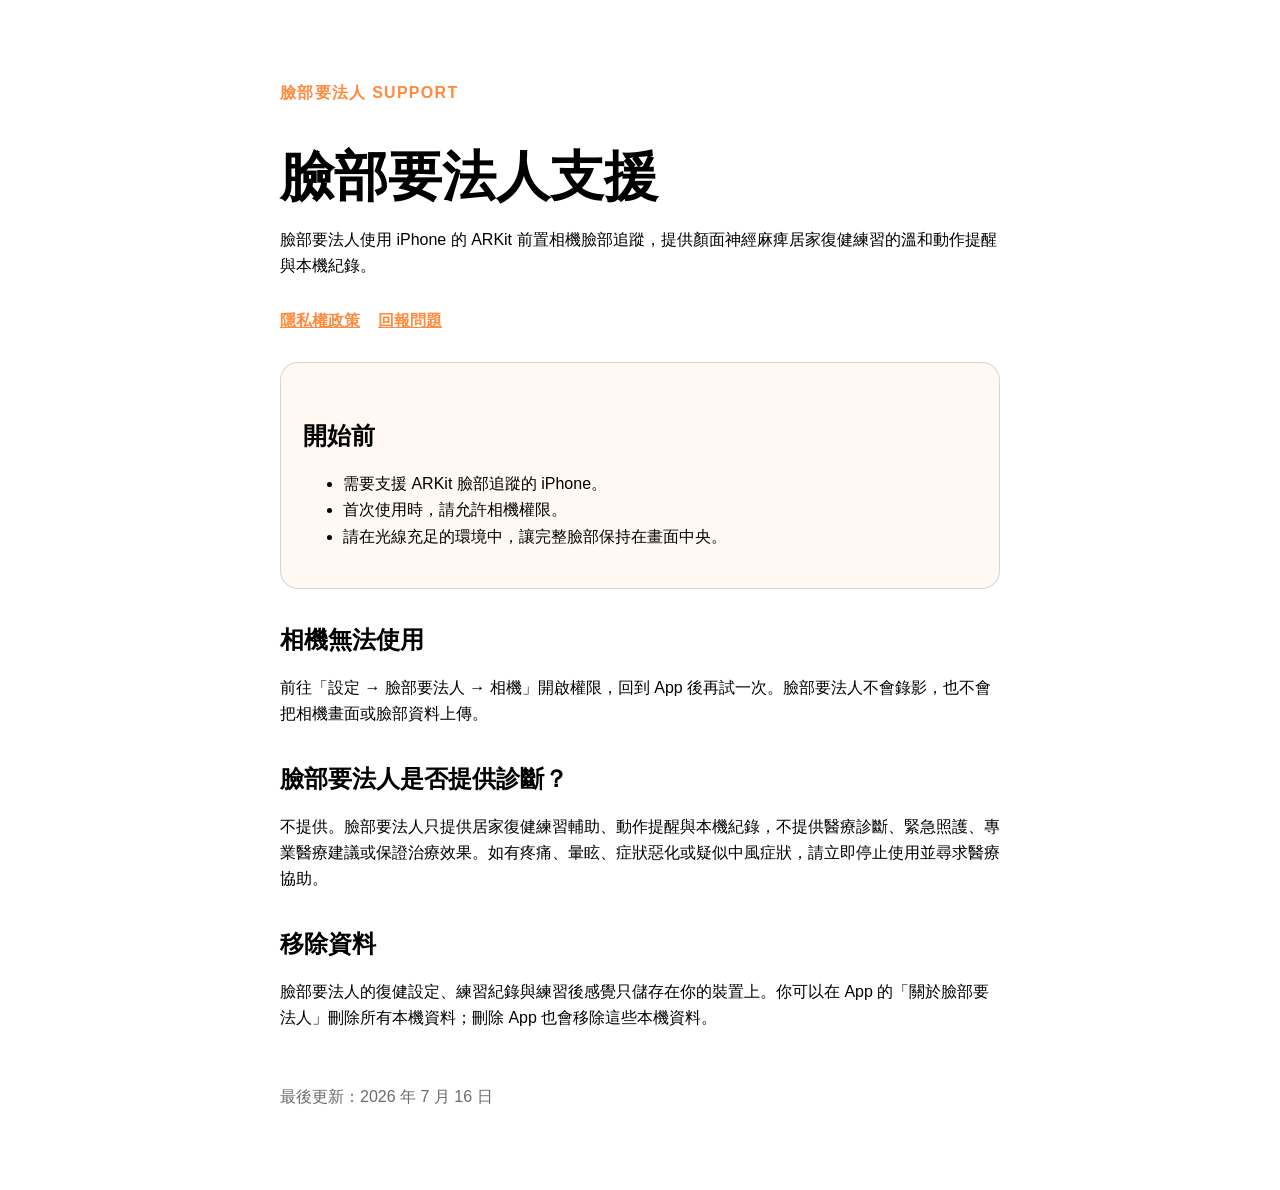
<file: index.html>
<!doctype html>
<html lang="zh-Hant">
<head>
  <meta charset="utf-8">
  <meta name="viewport" content="width=device-width, initial-scale=1">
  <title>臉部要法人支援</title>
  <meta name="description" content="臉部要法人顏面神經麻痺居家復健輔助 App 的支援與常見問題。">
  <link rel="stylesheet" href="styles.css">
</head>
<body>
<main>
  <p class="eyebrow">臉部要法人 Support</p>
  <h1>臉部要法人支援</h1>
  <p>臉部要法人使用 iPhone 的 ARKit 前置相機臉部追蹤，提供顏面神經麻痺居家復健練習的溫和動作提醒與本機紀錄。</p>

  <nav>
    <a href="privacy.html">隱私權政策</a>
    <a href="https://github.com/tel0955850213/faceflow-support/issues/new">回報問題</a>
  </nav>

  <section class="card">
    <h2>開始前</h2>
    <ul>
      <li>需要支援 ARKit 臉部追蹤的 iPhone。</li>
      <li>首次使用時，請允許相機權限。</li>
      <li>請在光線充足的環境中，讓完整臉部保持在畫面中央。</li>
    </ul>
  </section>

  <h2>相機無法使用</h2>
  <p>前往「設定 → 臉部要法人 → 相機」開啟權限，回到 App 後再試一次。臉部要法人不會錄影，也不會把相機畫面或臉部資料上傳。</p>

  <h2>臉部要法人是否提供診斷？</h2>
  <p>不提供。臉部要法人只提供居家復健練習輔助、動作提醒與本機紀錄，不提供醫療診斷、緊急照護、專業醫療建議或保證治療效果。如有疼痛、暈眩、症狀惡化或疑似中風症狀，請立即停止使用並尋求醫療協助。</p>

  <h2>移除資料</h2>
  <p>臉部要法人的復健設定、練習紀錄與練習後感覺只儲存在你的裝置上。你可以在 App 的「關於臉部要法人」刪除所有本機資料；刪除 App 也會移除這些本機資料。</p>

  <footer>最後更新：2026 年 7 月 16 日</footer>
</main>
</body>
</html>
</file>
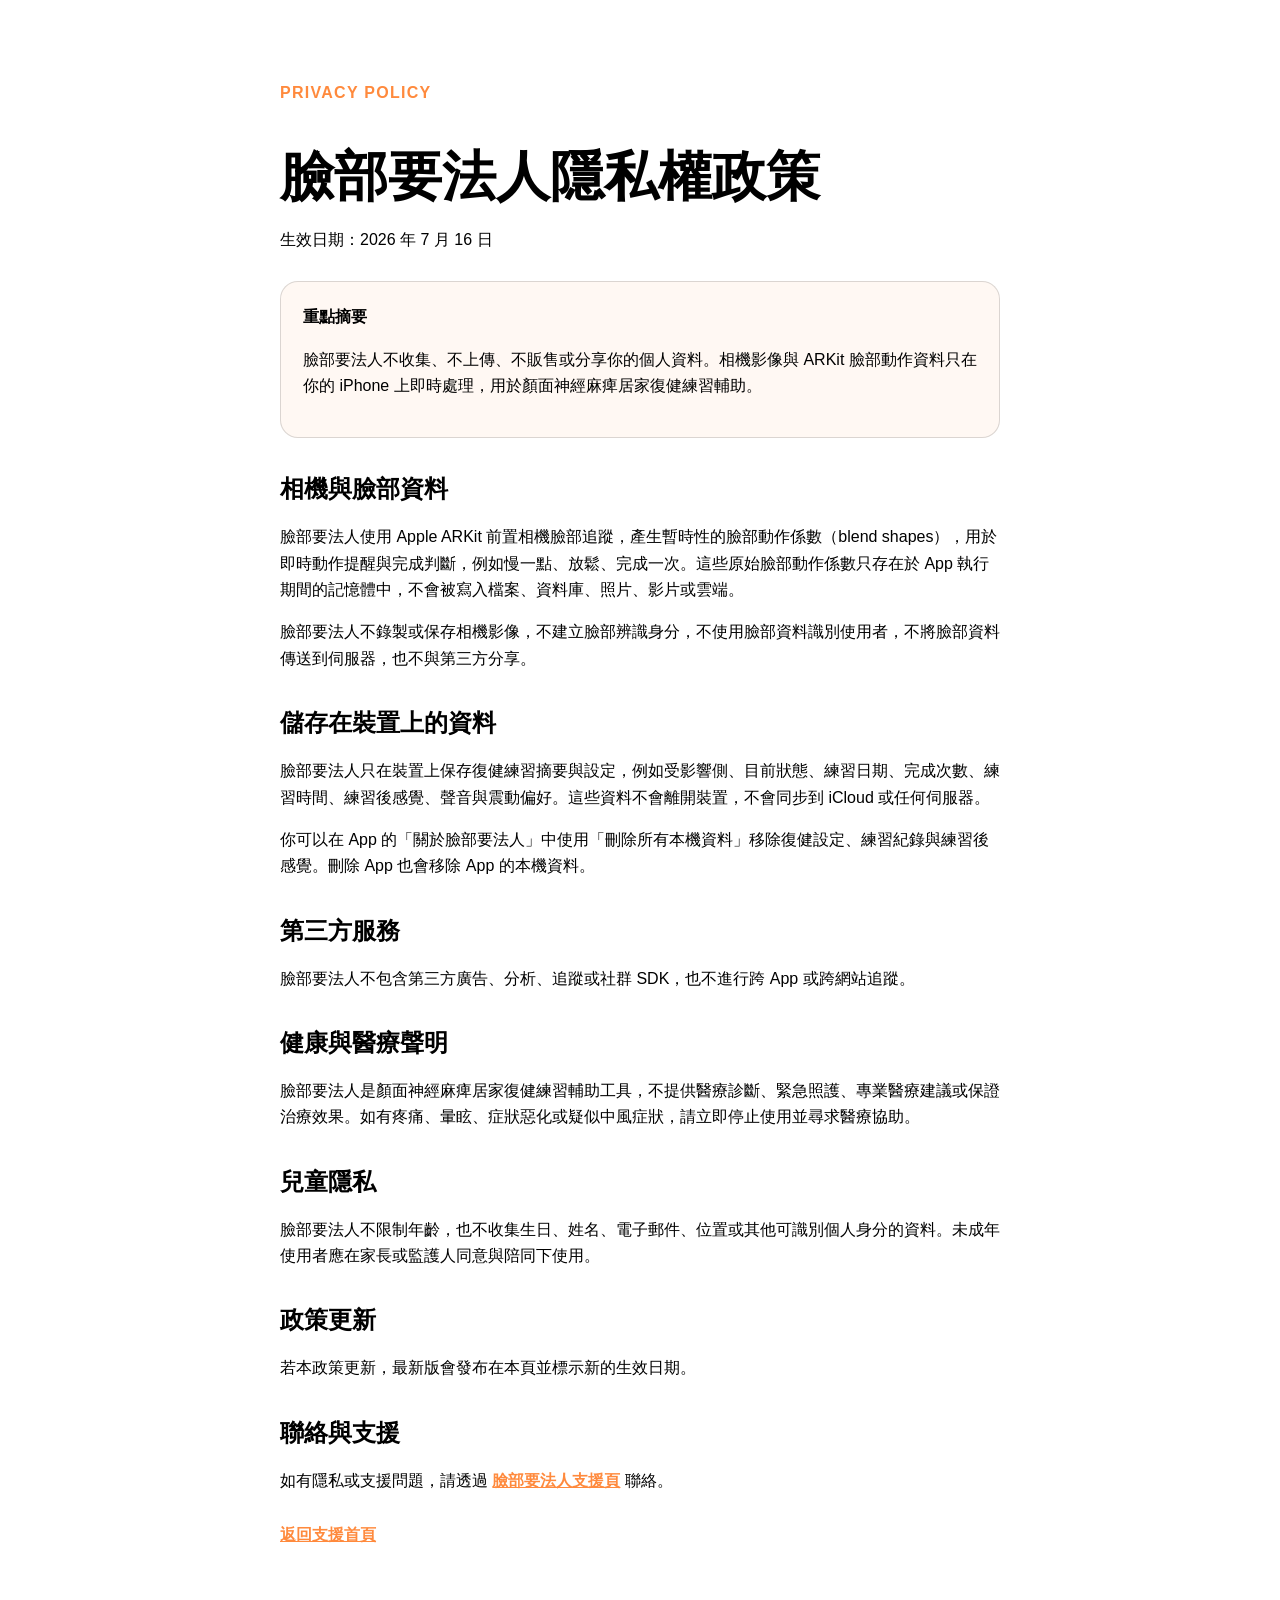
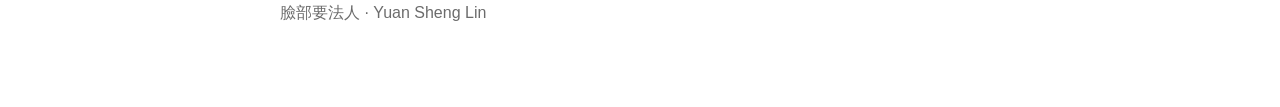
<file: privacy.html>
<!doctype html>
<html lang="zh-Hant">
<head>
  <meta charset="utf-8">
  <meta name="viewport" content="width=device-width, initial-scale=1">
  <title>臉部要法人隱私權政策</title>
  <meta name="description" content="臉部要法人隱私權政策。">
  <link rel="stylesheet" href="styles.css">
</head>
<body>
<main>
  <p class="eyebrow">Privacy Policy</p>
  <h1>臉部要法人隱私權政策</h1>
  <p>生效日期：2026 年 7 月 16 日</p>

  <section class="card">
    <strong>重點摘要</strong>
    <p>臉部要法人不收集、不上傳、不販售或分享你的個人資料。相機影像與 ARKit 臉部動作資料只在你的 iPhone 上即時處理，用於顏面神經麻痺居家復健練習輔助。</p>
  </section>

  <h2>相機與臉部資料</h2>
  <p>臉部要法人使用 Apple ARKit 前置相機臉部追蹤，產生暫時性的臉部動作係數（blend shapes），用於即時動作提醒與完成判斷，例如慢一點、放鬆、完成一次。這些原始臉部動作係數只存在於 App 執行期間的記憶體中，不會被寫入檔案、資料庫、照片、影片或雲端。</p>
  <p>臉部要法人不錄製或保存相機影像，不建立臉部辨識身分，不使用臉部資料識別使用者，不將臉部資料傳送到伺服器，也不與第三方分享。</p>

  <h2>儲存在裝置上的資料</h2>
  <p>臉部要法人只在裝置上保存復健練習摘要與設定，例如受影響側、目前狀態、練習日期、完成次數、練習時間、練習後感覺、聲音與震動偏好。這些資料不會離開裝置，不會同步到 iCloud 或任何伺服器。</p>
  <p>你可以在 App 的「關於臉部要法人」中使用「刪除所有本機資料」移除復健設定、練習紀錄與練習後感覺。刪除 App 也會移除 App 的本機資料。</p>

  <h2>第三方服務</h2>
  <p>臉部要法人不包含第三方廣告、分析、追蹤或社群 SDK，也不進行跨 App 或跨網站追蹤。</p>

  <h2>健康與醫療聲明</h2>
  <p>臉部要法人是顏面神經麻痺居家復健練習輔助工具，不提供醫療診斷、緊急照護、專業醫療建議或保證治療效果。如有疼痛、暈眩、症狀惡化或疑似中風症狀，請立即停止使用並尋求醫療協助。</p>

  <h2>兒童隱私</h2>
  <p>臉部要法人不限制年齡，也不收集生日、姓名、電子郵件、位置或其他可識別個人身分的資料。未成年使用者應在家長或監護人同意與陪同下使用。</p>

  <h2>政策更新</h2>
  <p>若本政策更新，最新版會發布在本頁並標示新的生效日期。</p>

  <h2>聯絡與支援</h2>
  <p>如有隱私或支援問題，請透過 <a href="https://github.com/tel0955850213/faceflow-support/issues/new">臉部要法人支援頁</a> 聯絡。</p>

  <nav><a href="index.html">返回支援首頁</a></nav>
  <footer>臉部要法人 · Yuan Sheng Lin</footer>
</main>
</body>
</html>
</file>
<file: styles.css>
:root {
  color-scheme: light dark;
  font-family: -apple-system, BlinkMacSystemFont, "Segoe UI", sans-serif;
  line-height: 1.65;
  --accent: #ff8a3d;
  --surface: color-mix(in srgb, Canvas 94%, var(--accent) 6%);
  --border: color-mix(in srgb, CanvasText 14%, transparent);
}

body {
  margin: 0;
  background: Canvas;
  color: CanvasText;
}

main {
  width: min(720px, calc(100% - 40px));
  margin: 0 auto;
  padding: 64px 0 80px;
}

h1, h2 { line-height: 1.25; }
h1 { font-size: clamp(2rem, 7vw, 3.4rem); margin-bottom: 8px; }
h2 { margin-top: 36px; }

.eyebrow, a { color: var(--accent); }
.eyebrow { font-weight: 700; letter-spacing: .08em; text-transform: uppercase; }
.card {
  margin: 28px 0;
  padding: 22px;
  background: var(--surface);
  border: 1px solid var(--border);
  border-radius: 18px;
}

nav { display: flex; gap: 18px; margin: 28px 0; }
a { font-weight: 650; }
footer { margin-top: 52px; color: color-mix(in srgb, CanvasText 58%, transparent); }
</file>
